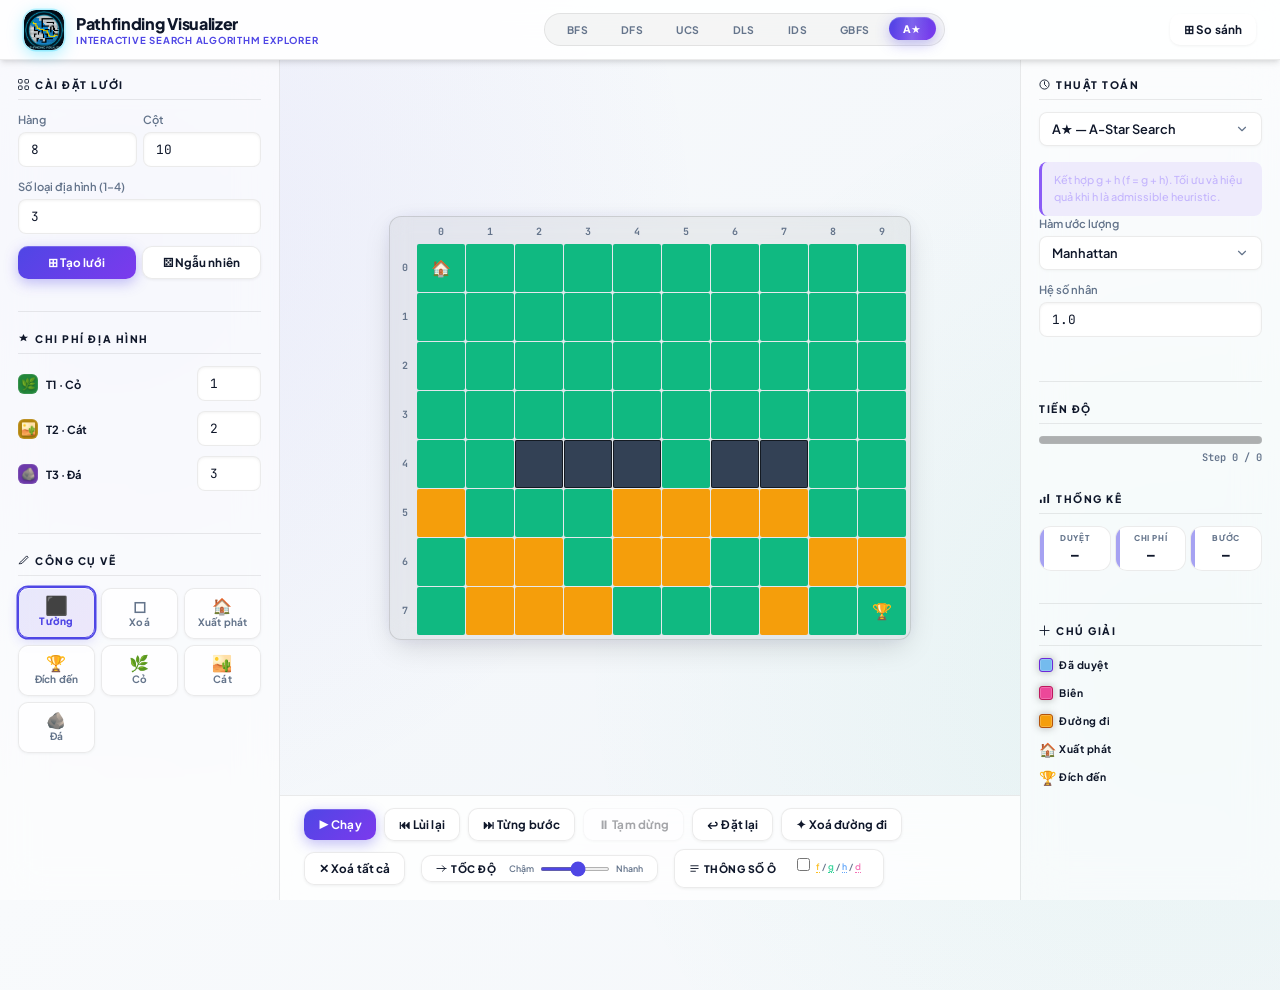
<file: index.html>
<!doctype html>
<html lang="vi">

<head>
  <meta charset="UTF-8" />
  <meta name="viewport" content="width=device-width, initial-scale=1.0" />
  <title>Pathfinding Visualizer</title>
  <link rel="stylesheet" href="style.css" />
</head>

<body>
  <div class="bg-flare"></div>
  <header>
    <div class="brand">
      <div class="brand-icon">
        <img src="img/logo.png" alt="Pathfinding Visualizer Logo">
      </div>
      <div class="brand-text">
        <h1>Pathfinding Visualizer</h1>
        <p>INTERACTIVE SEARCH ALGORITHM EXPLORER</p>
      </div>
    </div>

    <div class="header-pills" id="algo-pills">
      <span class="pill" data-a="BFS" onclick="selectAlgo('BFS')">BFS</span>
      <span class="pill" data-a="DFS" onclick="selectAlgo('DFS')">DFS</span>
      <span class="pill" data-a="UCS" onclick="selectAlgo('UCS')">UCS</span>
      <span class="pill" data-a="DLS" onclick="selectAlgo('DLS')">DLS</span>
      <span class="pill" data-a="IDS" onclick="selectAlgo('IDS')">IDS</span>
      <span class="pill" data-a="GBFS" onclick="selectAlgo('GBFS')">GBFS</span>
      <span class="pill active" data-a="Astar" onclick="selectAlgo('Astar')">A★</span>
    </div>

    <button class="btn btn-compare-hdr" id="btn-compare-toggle" onclick="toggleCompareMode()">
      ⊞ So sánh
    </button>
  </header>

  <div class="app">
    <!-- ── LEFT PANEL ── -->
    <div class="panel">
      <!-- Grid Setup -->
      <div class="sec">
        <div class="sec-title">
          <svg width="11" height="11" viewBox="0 0 12 12" fill="none">
            <rect x=".5" y=".5" width="4" height="4" rx="1" stroke="currentColor" />
            <rect x="7.5" y=".5" width="4" height="4" rx="1" stroke="currentColor" />
            <rect x=".5" y="7.5" width="4" height="4" rx="1" stroke="currentColor" />
            <rect x="7.5" y="7.5" width="4" height="4" rx="1" stroke="currentColor" />
          </svg>
          Cài đặt lưới
        </div>
        <div style="display: grid; grid-template-columns: 1fr 1fr; gap: 6px">
          <div>
            <label>Hàng</label>
            <input type="number" id="rows" value="8" min="3" max="30" onchange="buildGrid()" />
          </div>
          <div>
            <label>Cột</label>
            <input type="number" id="cols" value="10" min="3" max="40" onchange="buildGrid()" />
          </div>
        </div>
        <label>Số loại địa hình (1–4)</label>
        <input type="number" id="tcnt" value="3" min="1" max="4" onchange="updateTerrainUI()" />
        <div class="btn-group">
          <button class="btn btn-primary" onclick="buildGrid()">
            ⊞ Tạo lưới
          </button>
          <button class="btn btn-sec" onclick="genRandom()">
            ⚄ Ngẫu nhiên
          </button>
        </div>
      </div>

      <div class="sep"></div>

      <!-- Terrain Costs -->
      <div class="sec">
        <div class="sec-title">
          <svg width="11" height="11" viewBox="0 0 12 12" fill="currentColor">
            <path d="M6 1l1.5 3H11l-2.75 2 1 3L6 7.25 2.75 9l1-3L1 4h3.5z" />
          </svg>
          Chi phí địa hình
        </div>
        <div id="terrain-ui"></div>
      </div>

      <div class="sep"></div>

      <!-- Draw Tool -->
      <div class="sec">
        <div class="sec-title">
          <svg width="11" height="11" viewBox="0 0 12 12" fill="none">
            <path d="M1 9.5l2-2L9.5 1l1.5 1.5-6.5 6.5-2 .5z" stroke="currentColor" stroke-linejoin="round" />
          </svg>
          Công cụ vẽ
        </div>
        <div class="draw-grid" id="draw-modes"></div>
      </div>


    </div>
    <!-- /left panel -->

    <!-- ── CENTER ── -->
    <div class="center">
      <!-- Single-algo view -->
      <div id="main-view" style="
            display: flex;
            flex-direction: column;
            flex: 1;
            overflow: hidden;
          ">
        <div class="grid-wrap">
          <div id="grid"></div>
        </div>

        <!-- Data Structure Visualizer -->
        <div class="sec" id="ds-vis-sec" style="display:none; padding: 10px 16px; margin: 0 24px 12px 24px; border-radius: 12px; border: 1px solid var(--border); box-shadow: var(--shadow-3d); background: rgba(255, 255, 255, 0.7); backdrop-filter: blur(10px);">
          <div class="sec-title" style="margin-bottom: 6px;">
            <svg width="11" height="11" viewBox="0 0 12 12" fill="none">
              <rect x="1" y="1" width="10" height="2.5" rx="1" stroke="currentColor"/>
              <rect x="1" y="4.8" width="10" height="2.5" rx="1" stroke="currentColor"/>
              <rect x="1" y="8.5" width="10" height="2.5" rx="1" stroke="currentColor"/>
            </svg>
            <span id="ds-vis-label">Queue</span>
            <span class="ds-size-badge" id="ds-size-badge">0</span>
          </div>
          <div class="ds-track-wrap" style="margin-bottom: 0; padding-bottom: 2px;">
            <div class="ds-track" id="ds-track" style="min-height: 40px; padding: 4px;">
              <span class="ds-empty">chưa chạy…</span>
            </div>
          </div>
        </div>

        <div class="playbar">
          <button class="btn btn-primary" id="btn-run" onclick="startRun()">
            ▶ Chạy
          </button>
          <button class="btn btn-sec" id="btn-step-back" onclick="stepBack()">
            ⏮ Lùi lại
          </button>
          <button class="btn btn-sec" id="btn-step" onclick="stepRun()">
            ⏭ Từng bước
          </button>
          <button class="btn btn-sec" id="btn-pause" onclick="pauseRun()" disabled>
            ⏸ Tạm dừng
          </button>
          <button class="btn btn-sec" onclick="doReset()">↩ Đặt lại</button>
          <button class="btn btn-sec" onclick="clearVis()">
            ✦ Xoá đường đi
          </button>
          <button class="btn btn-sec" onclick="clearAll()">
            ✕ Xoá tất cả
          </button>

          <div class="speed-ctrl" style="margin-left: 8px;">
            <div class="sc-lbl">
              <svg width="11" height="11" viewBox="0 0 12 12" fill="none">
                <path d="M1 6h10M7 3l3 3-3 3" stroke="currentColor" stroke-linecap="round" stroke-linejoin="round" />
              </svg>
              Tốc độ
            </div>
            <div class="sc-track">
              <span>Chậm</span>
              <input type="range" id="speed" min="1" max="10" value="6" oninput="let c=document.getElementById('speed-cmp'); if(c) c.value=this.value;" />
              <span>Nhanh</span>
            </div>
          </div>

          <div class="speed-ctrl" style="margin-left: 8px;">
            <div class="sc-lbl" style="cursor: help;" title="Hiển thị thông số trên ô biên">
              <svg width="11" height="11" viewBox="0 0 12 12" fill="none">
                <path d="M2 3h8M2 6h8M2 9h5" stroke="currentColor" stroke-linecap="round" />
              </svg>
              Thông số ô
            </div>
            <label class="sc-track" style="justify-content: center; gap: 6px; cursor: pointer; padding: 2px 8px; align-items: flex-end; white-space: nowrap;">
              <input type="checkbox" id="chk-labels" onchange="toggleSingleLabels()" style="margin:0; cursor: pointer; margin-bottom: 2px;" />
              <span style="font-size: 0.65rem; line-height: 1.2;">
                <span title="f: Tổng chi phí dự kiến tới đích (f = g + h)" style="color: #fbbf24; border-bottom: 1px dotted;">f</span>
                <span style="color: var(--muted);">/</span>
                <span title="g: Nỗ lực thực tế từ điểm bắt đầu (chi phí)" style="color: #34d399; border-bottom: 1px dotted;">g</span>
                <span style="color: var(--muted);">/</span>
                <span title="h: Heuristic - Khoảng cách ước tính tới đích" style="color: #60a5fa; border-bottom: 1px dotted;">h</span>
                <span style="color: var(--muted);">/</span>
                <span title="d: Số bước đi từ điểm bắt đầu (độ sâu)" style="color: #f472b6; border-bottom: 1px dotted;">d</span>
              </span>
            </label>
          </div>

          <div class="playbar-spacer"></div>


        </div>
      </div>

      <!-- Compare View (hidden by default) -->
      <div id="compare-view" style="
            display: none;
            flex-direction: column;
            flex: 1;
            overflow: hidden;
          ">
        <!-- Compare playbar -->
        <div class="playbar cmp-playbar">
          <button class="btn btn-primary" id="btn-cmp-run" onclick="runComparison()">
            ▶ Chạy so sánh
          </button>
          <button class="btn btn-sec" id="btn-cmp-step-back" onclick="stepBackCompare()">
            ⏮ Lùi lại
          </button>
          <button class="btn btn-sec" id="btn-cmp-step" onclick="stepCompare()">
            ⏭ Từng bước
          </button>
          <button class="btn btn-sec" id="btn-cmp-pause" onclick="pauseCompare()" disabled>
            ⏸ Tạm dừng
          </button>
          <button class="btn btn-sec" onclick="resetComparison()">
            ↩ Đặt lại
          </button>
          <button class="btn btn-sec" onclick="clearVisCompareAllAction()">
            ✦ Xoá đường đi
          </button>
          <button class="btn btn-sec" onclick="clearAll()">
            ✕ Xoá tất cả
          </button>

          <div class="speed-ctrl" style="margin-left: 8px;">
            <div class="sc-lbl">
              <svg width="11" height="11" viewBox="0 0 12 12" fill="none">
                <path d="M1 6h10M7 3l3 3-3 3" stroke="currentColor" stroke-linecap="round" stroke-linejoin="round" />
              </svg>
              Tốc độ
            </div>
            <div class="sc-track">
              <span>Chậm</span>
              <input type="range" id="speed-cmp" min="1" max="10" value="6" oninput="let s=document.getElementById('speed'); if(s) s.value=this.value;" />
              <span>Nhanh</span>
            </div>
          </div>

          <div class="speed-ctrl" style="margin-left: 8px;">
            <div class="sc-lbl" style="cursor: help;" title="Hiển thị thông số trên ô biên">
              <svg width="11" height="11" viewBox="0 0 12 12" fill="none">
                <path d="M2 3h8M2 6h8M2 9h5" stroke="currentColor" stroke-linecap="round" />
              </svg>
              Thông số ô
            </div>
            <label class="sc-track" style="justify-content: center; gap: 6px; cursor: pointer; padding: 2px 8px; align-items: flex-end; white-space: nowrap;">
              <input type="checkbox" id="chk-labels-cmp" onchange="toggleCmpLabels()" style="margin:0; cursor: pointer; margin-bottom: 2px;" />
              <span style="font-size: 0.65rem; line-height: 1.2;">
                <span title="f: Tổng chi phí dự kiến tới đích (f = g + h)" style="color: #fbbf24; border-bottom: 1px dotted;">f</span>
                <span style="color: var(--muted);">/</span>
                <span title="g: Nỗ lực thực tế từ điểm bắt đầu (chi phí)" style="color: #34d399; border-bottom: 1px dotted;">g</span>
                <span style="color: var(--muted);">/</span>
                <span title="h: Heuristic - Khoảng cách ước tính tới đích" style="color: #60a5fa; border-bottom: 1px dotted;">h</span>
                <span style="color: var(--muted);">/</span>
                <span title="d: Số bước đi từ điểm bắt đầu (độ sâu)" style="color: #f472b6; border-bottom: 1px dotted;">d</span>
              </span>
            </label>
          </div>
          <div class="playbar-spacer"></div>

        </div>

        <!-- Grids container -->
        <div id="cmp-scroll" style="flex: 1; overflow: auto; padding: 12px 14px 8px">
          <div id="cmp-grids" class="cmp-grids-container"></div>
          <div id="cmp-results-table" class="cmp-results-wrap"></div>
        </div>
      </div>


    </div>
    <!-- /center -->

    <!-- ── RIGHT PANEL ── -->
    <div class="panel panel-r">
      <!-- Algorithm (single mode) -->
      <div class="sec" id="algo-sec">
        <div class="sec-title">
          <svg width="11" height="11" viewBox="0 0 12 12" fill="none">
            <circle cx="6" cy="6" r="5" stroke="currentColor" />
            <path d="M6 3v3l2 2" stroke="currentColor" stroke-linecap="round" />
          </svg>
          Thuật toán
        </div>
        <select id="algo" onchange="onAlgoChange()">
          <option value="BFS">BFS — Breadth-First Search</option>
          <option value="DFS">DFS — Depth-First Search</option>
          <option value="UCS">UCS — Uniform-Cost Search</option>
          <option value="DLS">DLS — Depth-Limited Search</option>
          <option value="IDS">IDS — Iterative Deepening DLS</option>
          <option value="GBFS">GBFS — Greedy Best-First</option>
          <option value="Astar" selected>A★ — A-Star Search</option>
        </select>
        <div id="algo-desc" class="algo-desc"></div>
        <div id="dls-p" class="extra-params" style="display: none">
          <span class="tc-label">Độ sâu cần duyệt:</span>
          <div style="display: flex; align-items: center; gap: 10px">
            <input type="number" id="dls-lim" value="15" min="1" max="999" class="tf" style="width: 70px" />
            <label style="
                  display: flex;
                  align-items: center;
                  gap: 4px;
                  font-size: 0.8rem;
                  color: var(--muted);
                  cursor: pointer;
                ">
              <input type="checkbox" id="dls-auto" onchange="
                    document.getElementById('dls-lim').disabled = this.checked
                  " />
              Tới đích
            </label>
          </div>
        </div>
        <div id="h-p" class="extra-params" style="display: none">
          <label>Hàm ước lượng</label>
          <select id="htype">
            <option value="0">Manhattan</option>
            <option value="1">Euclidean Distance</option>
            <option value="2">Manhattan (Tie-Breaking)</option>
            <option value="3">Landmark Heuristic (ALT)</option>
          </select>
          <label>Hệ số nhân</label>
          <input type="number" id="hmul" value="1.0" min="0.1" max="20" step="0.1" />
        </div>
      </div>

      <!-- Compare Algorithm Select (hidden by default) -->
      <div class="sec" id="cmp-sel-sec" style="display: none">
        <div class="sec-title">
          <svg width="11" height="11" viewBox="0 0 12 12" fill="none">
            <path d="M1 6h10M6 1v10" stroke="currentColor" stroke-linecap="round" />
          </svg>
          Cấu hình so sánh
        </div>
        <div id="cmp-algo-checks"></div>
        <div style="
              font-size: 0.62rem;
              color: var(--muted);
              margin-top: 6px;
              line-height: 1.4;
            ">
          Thêm 2–7 cấu hình thuật toán và Heuristic khác nhau để chạy song song
        </div>
      </div>

      <div class="sep"></div>



      <!-- Progress -->
      <div class="sec" id="single-progress">
        <div class="sec-title">Tiến độ</div>
        <div class="pbar-wrap">
          <div class="pbar-bg">
            <div class="pbar-fill" id="pbar" style="width: 0%"></div>
          </div>
          <div class="pbar-lbl" id="pbar-lbl">Bước 0 / 0</div>
        </div>
      </div>




      <!-- Compare progress (shown in compare mode) -->
      <div class="sec" id="cmp-progress-sec" style="display: none">
        <div class="sec-title">Tiến độ so sánh</div>
        <div id="cmp-progress-list"></div>
      </div>

      <!-- Statistics -->
      <div class="sec" id="single-stats">
        <div class="sec-title">
          <svg width="11" height="11" viewBox="0 0 12 12" fill="none">
            <rect x="1" y="7" width="2" height="4" rx=".5" fill="currentColor" />
            <rect x="5" y="4" width="2" height="7" rx=".5" fill="currentColor" />
            <rect x="9" y="1" width="2" height="10" rx=".5" fill="currentColor" />
          </svg>
          Thống kê
        </div>
        <div style="display: flex; gap: 4px;">
          <div class="stat-card" style="flex: 1; padding: 6px 4px; text-align: center;">
            <div class="stat-lbl" style="font-size: 0.5rem; text-align: center;">Duyệt</div>
            <div class="stat-val" id="s-exp" style="font-size: 0.8rem; margin-top: 2px;">—</div>
          </div>
          <div class="stat-card" style="flex: 1; padding: 6px 4px; text-align: center;">
            <div class="stat-lbl" style="font-size: 0.5rem; text-align: center;">Chi phí</div>
            <div class="stat-val" id="s-cost" style="font-size: 0.8rem; margin-top: 2px;">—</div>
          </div>
          <div class="stat-card" style="flex: 1; padding: 6px 4px; text-align: center;">
            <div class="stat-lbl" style="font-size: 0.5rem; text-align: center;">Bước</div>
            <div class="stat-val" id="s-len" style="font-size: 0.8rem; margin-top: 2px;">—</div>
          </div>
          <div class="stat-card" id="s-depth-card" style="flex: 1; padding: 6px 4px; text-align: center; display: none;">
            <div class="stat-lbl" style="font-size: 0.5rem; text-align: center;">Độ sâu</div>
            <div class="stat-val sm" style="font-size: 0.8rem; margin-top: 2px;">
              <span class="depth-badge" id="s-depth" style="padding: 0px 4px; font-size: 0.65rem;">0</span>
            </div>
          </div>
        </div>
      </div>

      <div class="sep"></div>

      <!-- Legend -->
      <div class="sec">
        <div class="sec-title">
          <svg width="11" height="11" viewBox="0 0 12 12" fill="none">
            <path d="M6 1v10M1 6h10" stroke="currentColor" stroke-linecap="round"/>
          </svg>
          Chú giải
        </div>
        <div class="legend" style="flex-direction: column; align-items: flex-start; margin-left: 0;">
          <div class="leg-item">
            <div class="leg-dot" style="background: var(--vis-bg); border: 1.5px solid var(--vis-border); border-radius: 3px;"></div>
            Đã duyệt
          </div>
          <div class="leg-item">
            <div class="leg-dot" style="background: var(--front-bg); border: 1.5px solid var(--front-border); border-radius: 3px;"></div>
            Biên
          </div>
          <div class="leg-item">
            <div class="leg-dot" style="background: var(--path-bg); border: 1.5px solid var(--path-border); border-radius: 3px;"></div>
            Đường đi
          </div>
          <div class="leg-item">
            <div style="font-size: 14px; line-height: 1; width: 14px; text-align: center;">🏠</div>
            Xuất phát
          </div>
          <div class="leg-item">
            <div style="font-size: 14px; line-height: 1; width: 14px; text-align: center;">🏆</div>
            Đích đến
          </div>


        </div>
      </div>


    </div>
    <!-- /right panel -->
  </div>

  <script src="script.js"></script>
</body>

</html>
</file>
<file: style.css>
﻿@import url("https://fonts.googleapis.com/css2?family=Plus+Jakarta+Sans:wght@400;500;600;700;800&family=JetBrains+Mono:wght@400;500;600;700&display=swap");

:root {
  /* Premium Light Theme */
  --bg-gradient: linear-gradient(135deg, #f8fafc 0%, #f1f5f9 100%);
  --surface: rgba(255, 255, 255, 0.9);
  --surface2: #ffffff;
  --surface3: #f8fafc;

  --border: rgba(0, 0, 0, 0.08);
  --border-s: rgba(0, 0, 0, 0.12);

  --text: #0f172a;
  --muted: #64748b;

  --accent: #4f46e5;
  --accent-h: #4338ca;
  --accent-bg: rgba(79, 70, 229, 0.1);
  --accent-shadow: 0 4px 12px rgba(79, 70, 229, 0.2);

  --green: #10b981;
  --red: #f43f5e;
  --amber: #f59e0b;
  --purple: #8b5cf6;

  --wall: #334155;
  --t1: #10b981; /* Cỏ */
  --t2: #f59e0b; /* Cát */
  --t3: #8b5cf6; /* Đá */
  --t4: #ea3957; /* Đầm lầy */

  --vis-bg: #74bbee; /* Solid Vibrant Purple */
  --vis-border: #6d28d9;
  --front-bg: #ec4899; /* Solid Vibrant Pink */
  --front-border: #be185d;
  --path-bg: #f59e0b; /* Solid Amber Path */
  --path-border: #b45309;

  --shadow-sm: 0 1px 2px 0 rgba(0, 0, 0, 0.05);
  --shadow: 0 4px 6px -1px rgba(0, 0, 0, 0.1), 0 2px 4px -1px rgba(0, 0, 0, 0.06);
  --shadow-lg: 0 10px 15px -3px rgba(0, 0, 0, 0.1), 0 4px 6px -2px rgba(0, 0, 0, 0.05);
  --shadow-3d: 0 10px 30px -5px rgba(0, 0, 0, 0.15), 0 0 20px -5px rgba(79, 70, 229, 0.1);
}

*,
*::before,
*::after {
  box-sizing: border-box;
  margin: 0;
  padding: 0;
}

body {
  font-family: "Plus Jakarta Sans", sans-serif;
  background: var(--bg-gradient);
  color: var(--text);
  height: 100vh;
  overflow: hidden;
  display: flex;
  flex-direction: column;
}

::-webkit-scrollbar {
  width: 6px;
  height: 6px;
}
::-webkit-scrollbar-track {
  background: transparent;
}
::-webkit-scrollbar-thumb {
  background: var(--surface3);
  border-radius: 99px;
}
::-webkit-scrollbar-thumb:hover {
  background: var(--muted);
}

/* Decorative light flares */
.bg-flare {
  position: absolute;
  top: -10%;
  left: -10%;
  width: 120%;
  height: 120%;
  background:
    radial-gradient(
      circle at 15% 30%,
      rgba(79, 70, 229, 0.08) 0%,
      transparent 40%
    ),
    radial-gradient(
      circle at 85% 70%,
      rgba(16, 185, 129, 0.06) 0%,
      transparent 40%
    );
  pointer-events: none;
  z-index: 0;
}

/* ════ HEADER ════ */
header {
  background: var(--surface);
  backdrop-filter: blur(16px);
  -webkit-backdrop-filter: blur(16px);
  border-bottom: 1px solid var(--border);
  padding: 0 24px;
  height: 60px;
  display: flex;
  align-items: center;
  justify-content: space-between;
  flex-shrink: 0;
  box-shadow: var(--shadow);
  z-index: 10;
}
.brand {
  display: flex;
  align-items: center;
  gap: 12px;
}
.brand-icon {
  width: 40px;
  height: 40px;
  border-radius: 12px;
  overflow: hidden;
  flex-shrink: 0;
  box-shadow: 0 4px 16px rgba(0, 210, 255, 0.35), 0 0 0 1.5px rgba(0, 210, 255, 0.25);
  transition: box-shadow 0.3s, transform 0.3s;
}
.brand-icon:hover {
  box-shadow: 0 6px 22px rgba(0, 210, 255, 0.55), 0 0 0 2px rgba(0, 210, 255, 0.4);
  transform: scale(1.06);
}
.brand-icon img {
  width: 100%;
  height: 100%;
  object-fit: cover;
  display: block;
  border-radius: inherit;
}
.brand-text h1 {
  font-size: 1rem;
  font-weight: 800;
  letter-spacing: -0.02em;
  color: var(--text);
}
.brand-text p {
  font-size: 0.6rem;
  color: var(--accent);
  letter-spacing: 0.08em;
  font-weight: 700;
  text-transform: uppercase;
}

.header-pills {
  display: flex;
  gap: 5px;
  flex: 1;
  justify-content: center;
  align-items: center;
  padding: 4px 8px;
  background: rgba(0,0,0,0.04);
  border-radius: 99px;
  border: 1px solid var(--border);
  max-width: fit-content;
  margin: 0 auto;
}
.pill {
  position: relative;
  padding: 5px 14px;
  border-radius: 99px;
  font-size: 0.65rem;
  font-weight: 700;
  background: transparent;
  color: var(--muted);
  border: none;
  cursor: pointer;
  transition: all 0.22s cubic-bezier(0.34, 1.56, 0.64, 1);
  letter-spacing: 0.04em;
  overflow: hidden;
  white-space: nowrap;
}
.pill::before {
  content: '';
  position: absolute;
  inset: 0;
  border-radius: 99px;
  background: var(--accent);
  opacity: 0;
  transition: opacity 0.2s;
  z-index: 0;
}
.pill:hover {
  color: var(--accent);
  transform: translateY(-1px);
}
.pill:hover::before {
  opacity: 0.1;
}
.pill span { position: relative; z-index: 1; }
.pill.active {
  background: linear-gradient(135deg, var(--accent) 0%, #7c3aed 100%);
  color: #fff;
  box-shadow: 0 4px 14px rgba(79, 70, 229, 0.35), inset 0 1px 0 rgba(255,255,255,0.2);
  transform: translateY(-1px);
  font-weight: 800;
}
.pill.active::after {
  content: '';
  position: absolute;
  top: -50%;
  left: -50%;
  width: 200%;
  height: 200%;
  background: linear-gradient(90deg, transparent 30%, rgba(255,255,255,0.18) 50%, transparent 70%);
  animation: pill-shimmer 2.5s infinite;
  border-radius: 99px;
}
@keyframes pill-shimmer {
  0% { transform: translateX(-100%) rotate(25deg); }
  100% { transform: translateX(100%) rotate(25deg); }
}

.btn-compare-hdr {
  display: inline-flex;
  align-items: center;
  gap: 6px;
  padding: 7px 18px;
  border-radius: 10px;
  font-size: 0.72rem;
  font-weight: 700;
  cursor: pointer;
  transition: all 0.22s cubic-bezier(0.34, 1.56, 0.64, 1);
  background: var(--surface2);
  color: var(--text);
  border: 1px solid var(--border);
  font-family: inherit;
  letter-spacing: 0.02em;
  box-shadow: 0 1px 3px rgba(0,0,0,0.06), inset 0 1px 0 rgba(255,255,255,0.8);
}
.btn-compare-hdr:hover {
  background: var(--surface3);
  border-color: var(--accent);
  color: var(--accent);
  transform: translateY(-1px);
  box-shadow: 0 4px 12px rgba(79, 70, 229, 0.15), inset 0 1px 0 rgba(255,255,255,0.8);
}
.btn-compare-hdr.active {
  background: linear-gradient(135deg, var(--accent) 0%, #7c3aed 100%);
  color: #fff;
  border-color: transparent;
  box-shadow: 0 4px 14px rgba(79, 70, 229, 0.35), inset 0 1px 0 rgba(255,255,255,0.2);
  transform: translateY(-1px);
}

/* ════ LAYOUT ════ */
.app {
  display: grid;
  grid-template-columns: 280px 1fr 260px;
  flex: 1;
  overflow: hidden;
  z-index: 1;
}
.panel {
  background: rgba(255, 255, 255, 0.6);
  backdrop-filter: blur(20px);
  -webkit-backdrop-filter: blur(20px);
  border-right: 1px solid var(--border);
  overflow-y: auto;
  padding: 18px;
  display: flex;
  flex-direction: column;
  gap: 0;
}
.panel-r {
  border-right: none;
  border-left: 1px solid var(--border);
}
.sec {
  margin-bottom: 20px;
}
.sec-title {
  font-size: 0.65rem;
  font-weight: 800;
  text-transform: uppercase;
  letter-spacing: 0.15em;
  color: var(--text);
  padding-bottom: 8px;
  margin-bottom: 12px;
  border-bottom: 1px solid var(--border);
  display: flex;
  align-items: center;
  gap: 6px;
}
.sep {
  height: 1px;
  background: var(--border);
  margin: 12px 0 20px 0;
}

/* ════ FORMS ════ */
label {
  display: block;
  font-size: 0.7rem;
  font-weight: 600;
  color: var(--muted);
  margin-bottom: 6px;
}
input[type="number"] {
  width: 100%;
  padding: 8px 12px;
  border: 1px solid var(--border);
  border-radius: 8px;
  font-size: 0.8rem;
  font-family: "JetBrains Mono", monospace;
  background: #fff;
  color: var(--text);
  outline: none;
  margin-bottom: 12px;
  transition: all 0.2s;
  box-shadow: inset 0 1px 3px rgba(0, 0, 0, 0.05);
}

select {
  width: 100%;
  padding: 8px 12px;
  border: 1px solid var(--border);
  border-radius: 8px;
  font-size: 0.8rem;
  font-family: inherit;
  background: #fff;
  color: var(--text);
  outline: none;
  margin-bottom: 12px;
  transition: all 0.2s;
  appearance: none;
  -webkit-appearance: none;
  background-image: url("data:image/svg+xml;charset=UTF-8,%3Csvg xmlns='http://www.w3.org/2000/svg' viewBox='0 0 24 24' fill='none' stroke='%2364748b' stroke-width='2' stroke-linecap='round' stroke-linejoin='round'%3E%3Cpolyline points='6 9 12 15 18 9'%3E%3C/polyline%3E%3C/svg%3E");
  background-repeat: no-repeat;
  background-position: right 12px center;
  background-size: 14px;
  padding-right: 32px;
  cursor: pointer;
  font-weight: 600;
  box-shadow: 0 1px 3px rgba(0, 0, 0, 0.04), inset 0 1px 0 rgba(255, 255, 255, 0.9);
}
select:hover {
  border-color: var(--accent);
  box-shadow: 0 4px 12px rgba(79, 70, 229, 0.08), inset 0 1px 0 rgba(255, 255, 255, 0.9);
}

input[type="number"]:focus,
select:focus {
  border-color: var(--accent);
  box-shadow: 0 0 0 3px rgba(79, 70, 229, 0.15);
}
input[type="range"] {
  width: 100%;
  accent-color: var(--accent);
  cursor: pointer;
  height: 4px;
  border-radius: 2px;
}

/* ════ BUTTONS ════ */
.btn {
  display: inline-flex;
  align-items: center;
  justify-content: center;
  gap: 6px;
  padding: 8px 14px;
  border-radius: 10px;
  font-size: 0.73rem;
  font-weight: 700;
  cursor: pointer;
  border: none;
  transition: all 0.22s cubic-bezier(0.34, 1.56, 0.64, 1);
  font-family: "Plus Jakarta Sans", sans-serif;
  position: relative;
  overflow: hidden;
  letter-spacing: 0.01em;
}
.btn::after {
  content: '';
  position: absolute;
  inset: 0;
  background: rgba(255,255,255,0);
  transition: background 0.15s;
  border-radius: inherit;
}
.btn:active:not(:disabled)::after {
  background: rgba(255,255,255,0.15);
}
.btn:disabled {
  opacity: 0.38;
  cursor: not-allowed;
  filter: grayscale(0.6);
  transform: none !important;
}
.btn-primary {
  background: linear-gradient(135deg, var(--accent) 0%, #7c3aed 100%);
  color: #fff;
  box-shadow: 0 4px 14px rgba(79, 70, 229, 0.35), inset 0 1px 0 rgba(255,255,255,0.2);
}
.btn-primary:hover:not(:disabled) {
  background: linear-gradient(135deg, var(--accent-h) 0%, #6d28d9 100%);
  transform: translateY(-2px);
  box-shadow: 0 8px 22px rgba(79, 70, 229, 0.45), inset 0 1px 0 rgba(255,255,255,0.2);
}
.btn-primary:active:not(:disabled) {
  transform: translateY(0);
  box-shadow: 0 2px 8px rgba(79, 70, 229, 0.3);
}
.btn-sec {
  background: rgba(255,255,255,0.9);
  color: var(--text);
  border: 1px solid var(--border);
  box-shadow: 0 1px 3px rgba(0,0,0,0.06), inset 0 1px 0 rgba(255,255,255,0.9);
}
.btn-sec:hover:not(:disabled) {
  background: #fff;
  border-color: var(--accent);
  color: var(--accent);
  transform: translateY(-1px);
  box-shadow: 0 4px 12px rgba(79, 70, 229, 0.12), inset 0 1px 0 rgba(255,255,255,0.9);
}
.btn-sec:active:not(:disabled) {
  transform: translateY(0);
  box-shadow: 0 1px 3px rgba(0,0,0,0.06);
}

.speed-ctrl {
  display: inline-flex;
  align-items: center;
  gap: 12px;
  padding: 6px 14px;
  border-radius: 10px;
  background: rgba(255,255,255,0.9);
  border: 1px solid var(--border);
  box-shadow: 0 1px 3px rgba(0,0,0,0.06), inset 0 1px 0 rgba(255,255,255,0.9);
  transition: all 0.22s;
}
.speed-ctrl:hover {
  background: #fff;
  border-color: var(--accent);
  box-shadow: 0 4px 12px rgba(79, 70, 229, 0.12), inset 0 1px 0 rgba(255,255,255,0.9);
}
.speed-ctrl .sc-lbl {
  font-size: 0.65rem;
  font-weight: 800;
  text-transform: uppercase;
  letter-spacing: 0.05em;
  color: var(--text);
  display: flex;
  align-items: center;
  gap: 4px;
}
.speed-ctrl .sc-track {
  display: flex;
  align-items: center;
  gap: 6px;
}
.speed-ctrl span {
  font-size: 0.55rem;
  color: var(--muted);
  font-weight: 600;
}
.speed-ctrl input[type="range"] {
  width: 70px;
  margin: 0;
  height: 4px;
}

.btn-group {
  display: flex;
  gap: 6px;
  flex-wrap: wrap;
}
.btn-group .btn {
  flex: 1;
}

.draw-grid {
  display: grid;
  grid-template-columns: repeat(3, 1fr);
  gap: 6px;
  margin-bottom: 6px;
}
.dm-btn {
  padding: 9px 4px;
  border-radius: 10px;
  border: 1px solid var(--border);
  background: rgba(255,255,255,0.7);
  cursor: pointer;
  font-size: 0.63rem;
  font-weight: 700;
  text-align: center;
  transition: all 0.22s cubic-bezier(0.34, 1.56, 0.64, 1);
  color: var(--muted);
  box-shadow: 0 1px 3px rgba(0,0,0,0.05), inset 0 1px 0 rgba(255,255,255,0.9);
  position: relative;
  overflow: hidden;
  line-height: 1.3;
  letter-spacing: 0.02em;
}
.dm-btn .dm-icon {
  display: block;
  font-size: 1rem;
  margin-bottom: 2px;
  line-height: 1;
  transition: transform 0.2s cubic-bezier(0.34, 1.56, 0.64, 1);
}
.dm-btn:hover:not(.active) {
  background: #fff;
  color: var(--text);
  border-color: var(--border-s);
  transform: translateY(-1px);
  box-shadow: 0 4px 10px rgba(0,0,0,0.08), inset 0 1px 0 rgba(255,255,255,0.9);
}
.dm-btn:hover:not(.active) .dm-icon {
  transform: scale(1.2);
}
.dm-btn.active {
  border-color: var(--accent);
  background: linear-gradient(135deg, var(--accent-bg) 0%, rgba(124,58,237,0.1) 100%);
  color: var(--accent);
  box-shadow: 0 0 0 1.5px var(--accent), 0 4px 12px rgba(79, 70, 229, 0.18), inset 0 1px 0 rgba(255,255,255,0.5);
  transform: translateY(-1px);
  font-weight: 800;
}
.dm-btn.active .dm-icon {
  transform: scale(1.15);
}

.tc-row {
  display: flex;
  align-items: center;
  gap: 8px;
  margin-bottom: 10px;
}
.tc-swatch {
  width: 20px;
  height: 20px;
  border-radius: 6px;
  flex-shrink: 0;
  box-shadow: inset 0 0 0 1px rgba(255, 255, 255, 0.1);
}
.tc-row input {
  flex: 1;
  margin: 0;
}
.tc-row label {
  margin: 0;
  width: 28px;
  font-weight: 700;
  color: var(--text);
}

.algo-desc {
  font-size: 0.68rem;
  line-height: 1.55;
  color: #c4b5fd;
  background: rgba(139, 92, 246, 0.1);
  border-radius: 8px;
  padding: 10px 12px;
  border-left: 3px solid #8b5cf6;
  margin-top: 4px;
  font-weight: 500;
}

/* ════ CENTER VIEW ════ */
.center {
  background: transparent;
  display: flex;
  flex-direction: column;
  overflow: hidden;
  position: relative;
}
.grid-wrap {
  flex: 1;
  display: flex;
  align-items: center;
  justify-content: center;
  padding: 24px;
  overflow: auto;
}

#grid {
  display: inline-grid;
  gap: 1px;
  background: rgba(0, 0, 0, 0.05);
  border: 1px solid var(--border-s);
  border-radius: 12px;
  box-shadow: var(--shadow-3d);
  padding: 4px;
  backdrop-filter: blur(10px);
}

.grid-lbl {
  display: flex;
  align-items: center;
  justify-content: center;
  font-family: "JetBrains Mono", monospace;
  font-size: 10px;
  font-weight: 700;
  color: var(--muted);
  user-select: none;
}


.cell, .cmp-cell {
  position: relative;
  cursor: crosshair;
  transition: all 0.15s;
  border-radius: 2px;
}
.cell:hover, .cmp-cell:hover {
  z-index: 5;
  transform: scale(1.15);
  box-shadow: 0 4px 12px rgba(0, 0, 0, 0.1);
}
.cell.wall {
  background: var(--wall);
  box-shadow: inset 0 0 0 1px rgba(0, 0, 0, 0.6);
}
.cell.t1 {
  background: var(--t1);
}
.cell.t2 {
  background: var(--t2);
}
.cell.t3 {
  background: var(--t3);
}
.cell.t4 {
  background: var(--t4);
}

.cell-ov {
  position: absolute;
  inset: 0;
  border-radius: inherit;
  transition: all 0.2s;
  pointer-events: none;
}
.cell.vis .cell-ov {
  background: var(--vis-bg);
  box-shadow: inset 0 0 0 1px var(--vis-border);
}
.cell.front .cell-ov {
  background: var(--front-bg);
  box-shadow: inset 0 0 0 1px var(--front-border);
}
.cell.onpath .cell-ov {
  background: rgba(255, 255, 255, 0.38);
  box-shadow:
    inset 0 0 0 2.5px var(--path-border),
    0 0 12px rgba(255, 255, 255, 0.55),
    0 0 3px rgba(255,255,255,0.4) inset;
  outline: 2px solid var(--path-border);
  outline-offset: -1px;
  z-index: 4;
  backdrop-filter: brightness(1.08);
}

.cell-mk {
  position: absolute;
  inset: 0;
  display: flex;
  align-items: center;
  justify-content: center;
  font-size: 16px;
  z-index: 10;
}

/* ════ CELL INFO LABELS (f/g/h/d) ════ */
.cell-info {
  position: absolute;
  inset: 0;
  display: none;
  flex-direction: column;
  align-items: center;
  justify-content: center;
  gap: 1px;
  z-index: 8;
  pointer-events: none;
  padding: 1px;
}
.cell-info span {
  font-family: "JetBrains Mono", monospace;
  font-size: 7.5px;
  font-weight: 800;
  line-height: 1;
  padding: 2.5px 5px;
  border-radius: 99px;
  white-space: nowrap;
  box-shadow: 0 2px 4px rgba(0, 0, 0, 0.25);
  margin-bottom: 1px;
  color: #fff;
  text-shadow: 0 1px 1px rgba(0, 0, 0, 0.2);
}
.ci-f {
  background: #fbbf24;
} /* amber  – total cost f */
.ci-g {
  background: #34d399;
} /* green  – path cost  g */
.ci-h {
  background: #60a5fa;
} /* blue   – heuristic  h */
.ci-d {
  background: #f472b6;
} /* pink   – depth      d */

/* label toggle button */
.lbl-toggle {
  display: inline-flex;
  align-items: center;
  gap: 5px;
  font-size: 0.65rem;
  font-weight: 700;
  color: var(--muted);
  cursor: pointer;
  user-select: none;
  padding: 4px 8px;
  border-radius: 6px;
  border: 1px solid var(--border);
  background: var(--surface2);
  transition: all 0.2s;
}
.lbl-toggle:hover {
  background: var(--surface3);
  color: var(--text);
  border-color: var(--border-s);
}
.lbl-toggle input[type="checkbox"] {
  width: 12px;
  height: 12px;
  accent-color: var(--accent);
  margin: 0;
  cursor: pointer;
}

@keyframes popIn {
  0% {
    transform: scale(0.2);
    opacity: 0;
    border-radius: 50%;
  }
  50% {
    transform: scale(1.3);
    border-radius: 20%;
    background: #fff;
  }
  100% {
    transform: scale(1);
    opacity: 1;
    border-radius: inherit;
  }
}
@keyframes pathPop {
  0% {
    transform: scale(0.5);
    opacity: 0;
  }
  50% {
    transform: scale(1.25);
    background: rgba(255, 255, 255, 0.55);
    box-shadow:
      inset 0 0 0 2.5px var(--path-border),
      0 0 22px rgba(255, 255, 255, 0.8);
  }
  100% {
    transform: scale(1);
    opacity: 1;
  }
}
.cell.popping .cell-ov {
  animation: popIn 0.35s cubic-bezier(0.34, 1.56, 0.64, 1) forwards;
}
.cell.pathpop .cell-ov {
  animation: pathPop 0.4s cubic-bezier(0.34, 1.56, 0.64, 1) forwards;
}

/* ════ WHY POPUP REMOVED ════ */
@keyframes expandRing {
  0%   { transform: scale(1);   opacity: 0.7; }
  100% { transform: scale(2.2); opacity: 0; }
}
@keyframes expandPulse {
  0%   { box-shadow: 0 0 0 0 rgba(116, 187, 238, 0.7); }
  60%  { box-shadow: 0 0 0 6px rgba(116, 187, 238, 0); }
  100% { box-shadow: 0 0 0 0 rgba(116, 187, 238, 0); }
}

.cell.expanding .cell-ov {
  animation: expandPulse 0.5s ease-out forwards;
}

.cell-expand-ring {
  position: absolute;
  inset: -2px;
  border-radius: 4px;
  border: 2px solid var(--vis-bg);
  pointer-events: none;
  z-index: 20;
  animation: expandRing 0.5s ease-out forwards;
}


.playbar {
  display: flex;
  align-items: center;
  gap: 8px;
  padding: 12px 24px;
  background: rgba(255, 255, 255, 0.8);
  backdrop-filter: blur(20px);
  border-top: 1px solid var(--border);
  flex-wrap: wrap;
  z-index: 10;
}
.playbar-spacer {
  flex: 1;
}
.legend {
  display: flex;
  gap: 14px;
  flex-wrap: wrap;
}
.leg-item {
  display: flex;
  align-items: center;
  gap: 6px;
  font-size: 0.65rem;
  font-weight: 700;
  color: var(--text);
  letter-spacing: 0.05em;
}
.leg-dot {
  width: 14px;
  height: 14px;
  border-radius: 4px;
  box-shadow:
    inset 0 0 0 1px rgba(255, 255, 255, 0.2),
    0 0 8px rgba(0, 0, 0, 0.3);
}

/* ════ DATA STRUCTURE VISUALIZER ════ */
.ds-size-badge {
  margin-left: auto;
  background: var(--accent-bg);
  color: var(--accent);
  border-radius: 99px;
  font-family: "JetBrains Mono", monospace;
  font-size: 0.55rem;
  font-weight: 800;
  padding: 1px 7px;
  border: 1px solid var(--accent);
  min-width: 22px;
  text-align: center;
  transition: all 0.2s;
}
.ds-dir-row {
  display: flex;
  justify-content: space-between;
  align-items: center;
  margin-bottom: 5px;
}
.ds-dir-lbl {
  font-size: 0.55rem;
  font-weight: 800;
  letter-spacing: 0.1em;
  text-transform: uppercase;
}
.ds-dir-out { color: #f472b6; }
.ds-dir-in  { color: var(--accent); }
.ds-dir-in.ds-stack-in { color: #10b981; }

.ds-track-wrap {
  overflow-x: auto;
  overflow-y: visible;
  padding-bottom: 6px;
  margin-bottom: 4px;
}
.ds-track {
  display: flex;
  gap: 3px;
  align-items: center;
  min-height: 34px;
  padding: 4px 6px;
  background: rgba(0,0,0,0.03);
  border: 1px solid var(--border);
  border-radius: 10px;
  width: max-content;
  min-width: 100%;
  position: relative;
}
.ds-track::before {
  content: '';
  position: absolute;
  left: 0; top: 0; bottom: 0;
  width: 3px;
  background: linear-gradient(180deg, #f472b6, #ec4899);
  border-radius: 10px 0 0 10px;
}
.ds-empty {
  color: var(--muted);
  font-size: 0.6rem;
  font-weight: 600;
  padding: 0 12px;
  opacity: 0.5;
  font-style: italic;
  width: 100%;
  text-align: center;
}

/* DS Item Card */
.ds-item {
  flex-shrink: 0;
  display: flex;
  flex-direction: column;
  align-items: center;
  justify-content: center;
  background: var(--surface2);
  border: 1px solid var(--border);
  border-radius: 8px;
  padding: 4px 7px;
  min-width: 42px;
  position: relative;
  box-shadow: 0 1px 4px rgba(0,0,0,0.07), inset 0 1px 0 rgba(255,255,255,0.8);
  transition: border-color 0.15s, box-shadow 0.15s;
}
.ds-item.ds-next {
  border-color: #f472b6;
  background: linear-gradient(135deg, rgba(244,114,182,0.1), rgba(236,72,153,0.06));
  box-shadow: 0 0 0 1.5px #f472b6, 0 4px 12px rgba(244,114,182,0.25), inset 0 1px 0 rgba(255,255,255,0.8);
  animation: dsNextPulse 1.6s ease-in-out infinite;
}
.ds-item.ds-enter-r {
  animation: dsEnterR 0.28s cubic-bezier(0.34, 1.56, 0.64, 1) forwards;
}
.ds-item.ds-enter-l {
  animation: dsEnterL 0.28s cubic-bezier(0.34, 1.56, 0.64, 1) forwards;
}
.ds-item.ds-enter-d {
  animation: dsEnterD 0.28s cubic-bezier(0.34, 1.56, 0.64, 1) forwards;
}
.ds-item.ds-leaving {
  animation: dsLeave 0.28s ease-in forwards !important;
  pointer-events: none;
}

.ds-coord {
  font-family: "JetBrains Mono", monospace;
  font-size: 0.6rem;
  font-weight: 700;
  color: var(--text);
  line-height: 1.3;
  white-space: nowrap;
}
.ds-val {
  font-family: "JetBrains Mono", monospace;
  font-size: 0.65rem;
  font-weight: 800;
  line-height: 1.2;
  margin-top: 2px;
  white-space: nowrap;
}
.ds-val-d { color: #f472b6; }
.ds-val-g { color: #34d399; }
.ds-val-h { color: #60a5fa; }
.ds-val-f { color: #fbbf24; }

.ds-sep {
  color: var(--border-s);
  font-size: 0.75rem;
  flex-shrink: 0;
  user-select: none;
  opacity: 0.6;
}
.ds-more {
  flex-shrink: 0;
  background: rgba(0,0,0,0.05);
  border: 1px dashed var(--border-s);
  border-radius: 8px;
  padding: 4px 7px;
  font-size: 0.6rem;
  font-weight: 700;
  color: var(--muted);
  min-width: 32px;
  text-align: center;
  font-family: "JetBrains Mono", monospace;
}
.ds-legend {
  font-size: 0.55rem;
  color: var(--muted);
  font-weight: 600;
  line-height: 1.4;
  padding-top: 3px;
  min-height: 1em;
}

/* DS animations */
@keyframes dsEnterR {
  0%   { opacity: 0; transform: scale(0.6) translateX(18px); }
  100% { opacity: 1; transform: scale(1) translateX(0); }
}
@keyframes dsEnterL {
  0%   { opacity: 0; transform: scale(0.6) translateX(-18px); }
  100% { opacity: 1; transform: scale(1) translateX(0); }
}
@keyframes dsEnterD {
  0%   { opacity: 0; transform: scale(0.55) translateY(10px); }
  100% { opacity: 1; transform: scale(1) translateY(0); }
}
@keyframes dsLeave {
  0%   { opacity: 1; transform: scale(1.05); background: #f472b6; border-color: #f472b6; box-shadow: 0 0 18px rgba(244,114,182,0.6); }
  60%  { opacity: 0.5; transform: scale(0.75) translateX(-8px); }
  100% { opacity: 0; transform: scale(0.4) translateX(-14px); width: 0; min-width: 0; padding: 0; margin: 0; border: none; }
}
@keyframes dsNextPulse {
  0%, 100% { box-shadow: 0 0 0 1.5px #f472b6, 0 4px 12px rgba(244,114,182,0.25); }
  50%       { box-shadow: 0 0 0 2.5px #f472b6, 0 6px 20px rgba(244,114,182,0.45); }
}

/* ════ STATS ════ */

.stat-card {
  background: var(--surface2);
  border: 1px solid var(--border);
  border-radius: 12px;
  padding: 10px 12px;
  margin-bottom: 0;
  transition: all 0.2s;
  position: relative;
  overflow: hidden;
}
.stat-card::before {
  content: "";
  position: absolute;
  top: 0;
  left: 0;
  width: 4px;
  height: 100%;
  background: var(--accent);
  opacity: 0.5;
  transition: opacity 0.2s;
}
.stat-card:hover {
  transform: translateX(2px);
  box-shadow: var(--shadow);
  background: var(--surface3);
}
.stat-card:hover::before {
  opacity: 1;
  box-shadow: 0 0 10px var(--accent);
}
.stat-lbl {
  font-size: 0.6rem;
  font-weight: 800;
  text-transform: uppercase;
  letter-spacing: 0.1em;
  color: var(--muted);
  margin-bottom: 4px;
}
.stat-val {
  font-size: 1.8rem;
  font-weight: 800;
  font-family: "JetBrains Mono", monospace;
  color: var(--text);
}
.stat-val.sm {
  font-size: 1.2rem;
}
.depth-badge {
  display: inline-block;
  padding: 4px 12px;
  border-radius: 99px;
  background: var(--accent-bg);
  color: var(--accent);
  font-family: "JetBrains Mono", monospace;
  font-size: 0.85rem;
  font-weight: 800;
  border: 1px solid var(--accent);
  box-shadow: var(--accent-shadow);
}

.pbar-wrap {
  margin-bottom: 8px;
}
.pbar-bg {
  height: 8px;
  background: rgba(0, 0, 0, 0.3);
  border-radius: 99px;
  overflow: hidden;
  border: 1px solid rgba(255, 255, 255, 0.05);
}
.pbar-fill {
  height: 100%;
  background: linear-gradient(90deg, var(--accent), var(--purple));
  border-radius: 99px;
  transition: width 0.1s linear;
  box-shadow: 0 0 10px rgba(0, 240, 255, 0.5);
}
.pbar-lbl {
  font-size: 0.65rem;
  color: var(--muted);
  margin-top: 6px;
  font-family: "JetBrains Mono", monospace;
  font-weight: 600;
  text-align: right;
}

.log {
  font-family: inherit;
  font-size: 0.72rem;
  line-height: 1.5;
  height: 400px;
  overflow-y: auto;
  background: #fff;
  border: 1px solid var(--border);
  border-radius: 10px;
  padding: 10px;
  box-shadow: inset 0 1px 3px rgba(0, 0, 0, 0.05);
  flex-shrink: 0;
  margin-bottom: 20px;
  color: var(--text);
}
.le {
  padding: 6px 8px;
  border-bottom: 1px solid rgba(255, 255, 255, 0.05);
  margin-bottom: 4px;
  border-radius: 6px;
}
.le.expand {
  color: #94a3b8;
  background: rgba(255, 255, 255, 0.02);
}
.le.found {
  color: var(--green);
  background: rgba(34, 197, 94, 0.15);
  border: 1px solid rgba(34, 197, 94, 0.3);
}
.le.nofound {
  color: var(--red);
  background: rgba(239, 68, 68, 0.15);
  border: 1px solid rgba(239, 68, 68, 0.3);
}
.le.info {
  color: var(--amber);
  background: rgba(255, 255, 255, 0.15);
  border: 1px solid rgba(255, 255, 255, 0.3);
}

/* ════ COMPARE MODE ════ */
.cmp-playbar {
  background: rgba(255, 255, 255, 0.8);
  border-top: 1px solid var(--border);
}
.cmp-legend {
  display: flex;
  gap: 8px;
  align-items: center;
  flex-wrap: wrap;
}
.cmp-grids-container {
  display: grid;
  grid-template-columns: repeat(auto-fit, minmax(min(100%, 250px), 1fr));
  gap: 16px;
  margin-bottom: 16px;
  align-items: stretch;
}

.cmp-card {
  background: rgba(255, 255, 255, 0.7);
  border: 1px solid var(--border);
  border-radius: 12px;
  overflow: hidden;
  backdrop-filter: blur(10px);
  box-shadow: var(--shadow-sm);
  transition:
    transform 0.2s,
    box-shadow 0.2s;
  display: flex;
  flex-direction: column;
  height: 100%;
}
.cmp-card:hover {
  transform: translateY(-2px);
  box-shadow: var(--shadow);
  border-color: var(--border-s);
  z-index: 2;
}
.cmp-card-header {
  display: flex;
  align-items: center;
  justify-content: space-between;
  padding: 10px 12px;
  background: rgba(0, 0, 0, 0.2);
  border-bottom: 1px solid var(--border);
}
.cmp-card-params {
  display: flex;
  align-items: center;
  gap: 6px;
  padding: 6px 12px;
  background: rgba(0, 0, 0, 0.15);
  border-bottom: 1px solid var(--border);
  font-size: 0.65rem;
  font-family: "Plus Jakarta Sans", sans-serif;
  color: var(--muted);
  flex-wrap: wrap;
}
.cmp-card-params input,
.cmp-card-params select {
  font-size: 0.65rem;
  padding: 2px 4px;
  background: #1e2440;
  color: #fff;
  border: 1px solid var(--border-s);
  border-radius: 4px;
  outline: none;
}
.cmp-card-params input:focus,
.cmp-card-params select:focus {
  border-color: var(--accent);
}
.cmp-card-params select option {
  background: #1e2440;
  color: #fff;
}

/* Fix all select option backgrounds globally */
select option {
  background: #1a1f36;
  color: #fff;
}

.cmp-algo-badge {
  padding: 3px 10px;
  border-radius: 99px;
  font-size: 0.65rem;
  font-weight: 800;
  letter-spacing: 0.05em;
  color: #111;
  font-family: "JetBrains Mono", monospace;
  box-shadow: 0 2px 5px rgba(0, 0, 0, 0.3);
}
.cmp-algo-badge.sm {
  padding: 2px 8px;
  font-size: 0.6rem;
}

.cmp-card-status {
  font-size: 0.65rem;
  font-weight: 700;
  color: var(--muted);
  font-family: "JetBrains Mono", monospace;
}
.cmp-card-status.running {
  color: var(--accent);
  text-shadow: 0 0 5px rgba(0, 240, 255, 0.5);
}
.cmp-card-status.found {
  color: var(--green);
}
.cmp-card-status.nofound {
  color: var(--red);
}

.cmp-grid-wrap {
  padding: 10px;
  display: flex;
  align-items: center;
  justify-content: center;
  background: rgba(0, 0, 0, 0.1);
  flex: 1;
  min-height: 140px;
}
.cmp-mini-grid {
  display: grid;
  gap: 1px;
  background: rgba(255, 255, 255, 0.1);
  border: 1px solid var(--border-s);
  border-radius: 6px;
  overflow: hidden;
  padding: 2px;
  box-shadow: 0 5px 15px rgba(0, 0, 0, 0.5);
  margin: auto;
}
.cmp-card-stats {
  display: flex;
  background: rgba(0, 0, 0, 0.3);
  border-top: 1px solid var(--border);
}
.cmp-mini-stat {
  flex: 1;
  padding: 8px;
  text-align: center;
  border-right: 1px solid var(--border);
}
.cmp-mini-stat:last-child {
  border-right: none;
}
.cmp-mini-stat-lbl {
  font-size: 0.55rem;
  font-weight: 800;
  text-transform: uppercase;
  letter-spacing: 0.1em;
  color: var(--muted);
  margin-bottom: 2px;
}
.cmp-mini-stat-val {
  font-size: 0.9rem;
  font-weight: 800;
  color: #fff;
  font-family: "JetBrains Mono", monospace;
}

.cmp-results-wrap {
  background: var(--surface2);
  border-radius: 12px;
  padding: 20px;
  border: 1px solid var(--border);
  box-shadow: var(--shadow);
}
.cmp-table-title {
  font-size: 0.85rem;
  font-weight: 800;
  color: #fff;
  margin-bottom: 16px;
  display: flex;
  align-items: center;
  gap: 8px;
  text-transform: uppercase;
  letter-spacing: 0.05em;
}
.cmp-table {
  width: 100%;
  border-collapse: collapse;
  font-size: 0.75rem;
  text-align: left;
}
.cmp-table th {
  padding: 12px 10px;
  border-bottom: 2px solid var(--border-s);
  color: var(--muted);
  font-weight: 800;
  text-transform: uppercase;
  font-size: 0.65rem;
  letter-spacing: 0.05em;
}
.cmp-table td {
  padding: 14px 10px;
  border-bottom: 1px solid rgba(255, 255, 255, 0.05);
  font-family: "JetBrains Mono", monospace;
  font-weight: 600;
}
.cmp-winner-row td {
  background: rgba(250, 204, 21, 0.08);
}
.cmp-best-cell {
  color: var(--accent);
  font-weight: 800;
  text-shadow: 0 0 8px rgba(0, 240, 255, 0.4);
}
.cmp-table-note {
  font-size: 0.65rem;
  color: var(--muted);
  margin-top: 12px;
  font-weight: 600;
  font-family: "Plus Jakarta Sans", sans-serif;
  text-align: right;
}

/* Compare Runners Management List */
.cmp-runners-list {
  display: flex;
  flex-direction: column;
  gap: 8px;
  margin-bottom: 12px;
}
.cmp-runner-item {
  display: flex;
  align-items: center;
  gap: 8px;
  padding: 8px 12px;
  background: var(--surface2);
  border: 1px solid var(--border);
  border-radius: 8px;
  box-shadow: var(--shadow-sm);
  transition: all 0.2s ease-in-out;
}
.cmp-runner-item:hover {
  border-color: var(--border-s);
  transform: translateY(-1px);
  box-shadow: var(--shadow);
}
.cmp-runner-badge {
  width: 12px;
  height: 12px;
  border-radius: 50%;
  flex-shrink: 0;
  box-shadow: 0 0 6px rgba(0, 0, 0, 0.15);
}
.cmp-runner-select {
  flex: 1;
  margin: 0 !important;
  padding: 4px 8px !important;
  font-size: 0.75rem !important;
  border-radius: 6px !important;
  background: var(--surface3) !important;
  border: 1px solid var(--border) !important;
  color: var(--text) !important;
  font-family: "Plus Jakarta Sans", sans-serif !important;
  font-weight: 600;
}
.cmp-runner-select:focus {
  border-color: var(--accent) !important;
  box-shadow: 0 0 0 2px var(--accent-bg) !important;
}
.btn-delete-runner {
  display: inline-flex;
  align-items: center;
  justify-content: center;
  width: 22px;
  height: 22px;
  border: 1px solid rgba(244, 63, 94, 0.2);
  background: rgba(244, 63, 94, 0.05);
  color: var(--red);
  border-radius: 6px;
  cursor: pointer;
  font-size: 0.7rem;
  font-weight: 700;
  transition: all 0.15s ease;
}
.btn-delete-runner:hover {
  background: var(--red);
  color: #fff;
  border-color: var(--red);
  box-shadow: 0 2px 6px rgba(244, 63, 94, 0.3);
}
.btn-add-runner {
  display: inline-flex;
  align-items: center;
  justify-content: center;
  width: 100%;
  padding: 8px 12px;
  border-radius: 8px;
  font-size: 0.75rem;
  font-weight: 700;
  background: var(--accent-bg);
  color: var(--accent);
  border: 1px dashed var(--accent);
  cursor: pointer;
  transition: all 0.2s ease;
  margin-top: 8px;
}
.btn-add-runner:hover {
  background: var(--accent);
  color: #fff;
  border-style: solid;
  box-shadow: var(--accent-shadow);
  transform: translateY(-1px);
}


/* Compare Mode dynamic cell info labels styling */
.cmp-mini-grid .cell-info {
  gap: 0.5px;
  padding: 0.5px;
}
.cmp-mini-grid .cell-info span {
  font-size: clamp(5px, 0.6vw, 7px);
  padding: 0px 1px;
  border-radius: 1px;
}
/* Khi t?m th?y ��?ng �i (ph�t s�ng ��?ng �i, t?i ph?n c?n l?i) */
#grid.path-found .cell:not(.onpath):not(.start):not(.target),
.cmp-mini-grid.path-found .cmp-cell:not([data-state="path"]):not(.start):not(.target) {
  /* opacity: 0.35; */
  filter: brightness(0.6) saturate(0.8) contrast(1.1);
}

#grid.path-found .cell.onpath,
.cmp-mini-grid.path-found .cmp-cell[data-state="path"] {
  box-shadow: 0 0 15px rgba(255, 255, 255, 0.9), inset 0 0 8px rgba(255, 255, 255, 0.5);
  animation: path-glow 1.5s infinite alternate;
  z-index: 20;
}

@keyframes path-glow {
  0% { box-shadow: 0 0 10px rgba(255, 255, 255, 0.7); }
  100% { box-shadow: 0 0 25px rgba(255, 255, 255, 1), inset 0 0 12px rgba(255, 255, 255, 0.8); }
}
</file>
